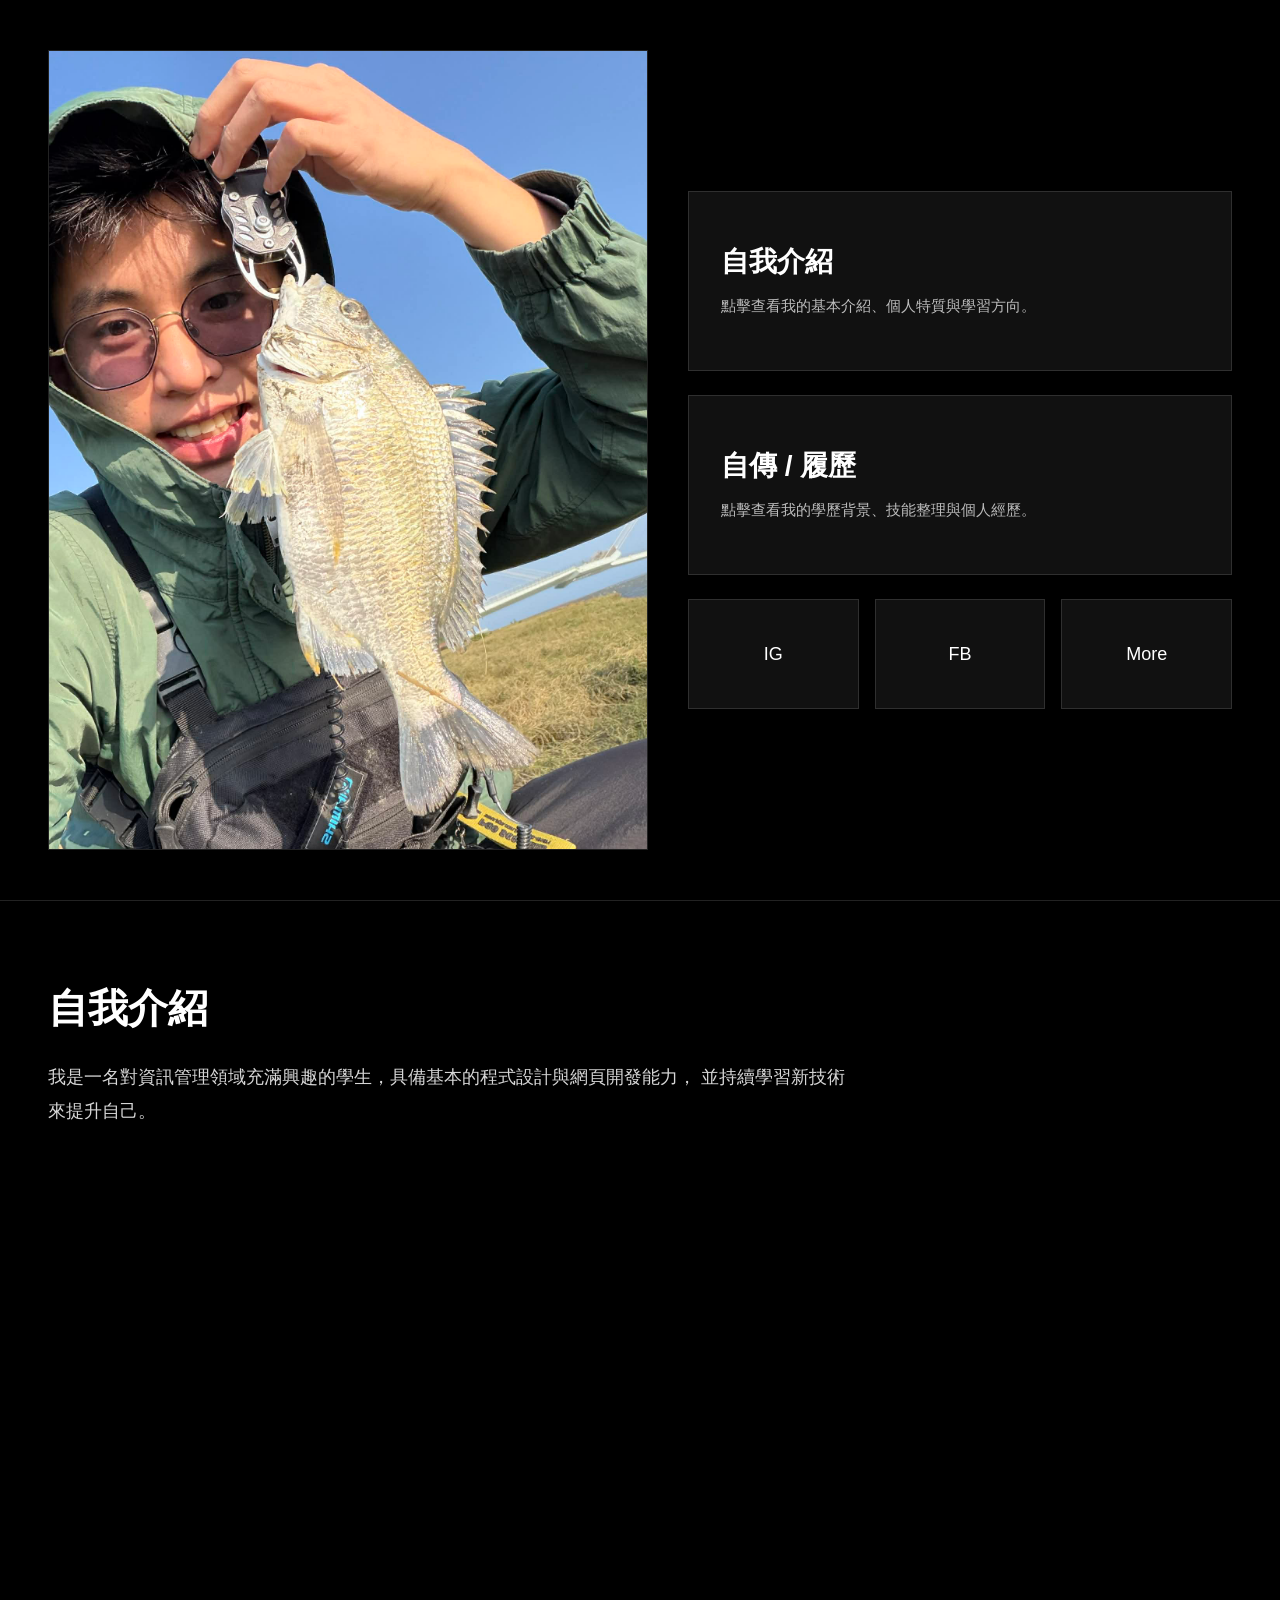
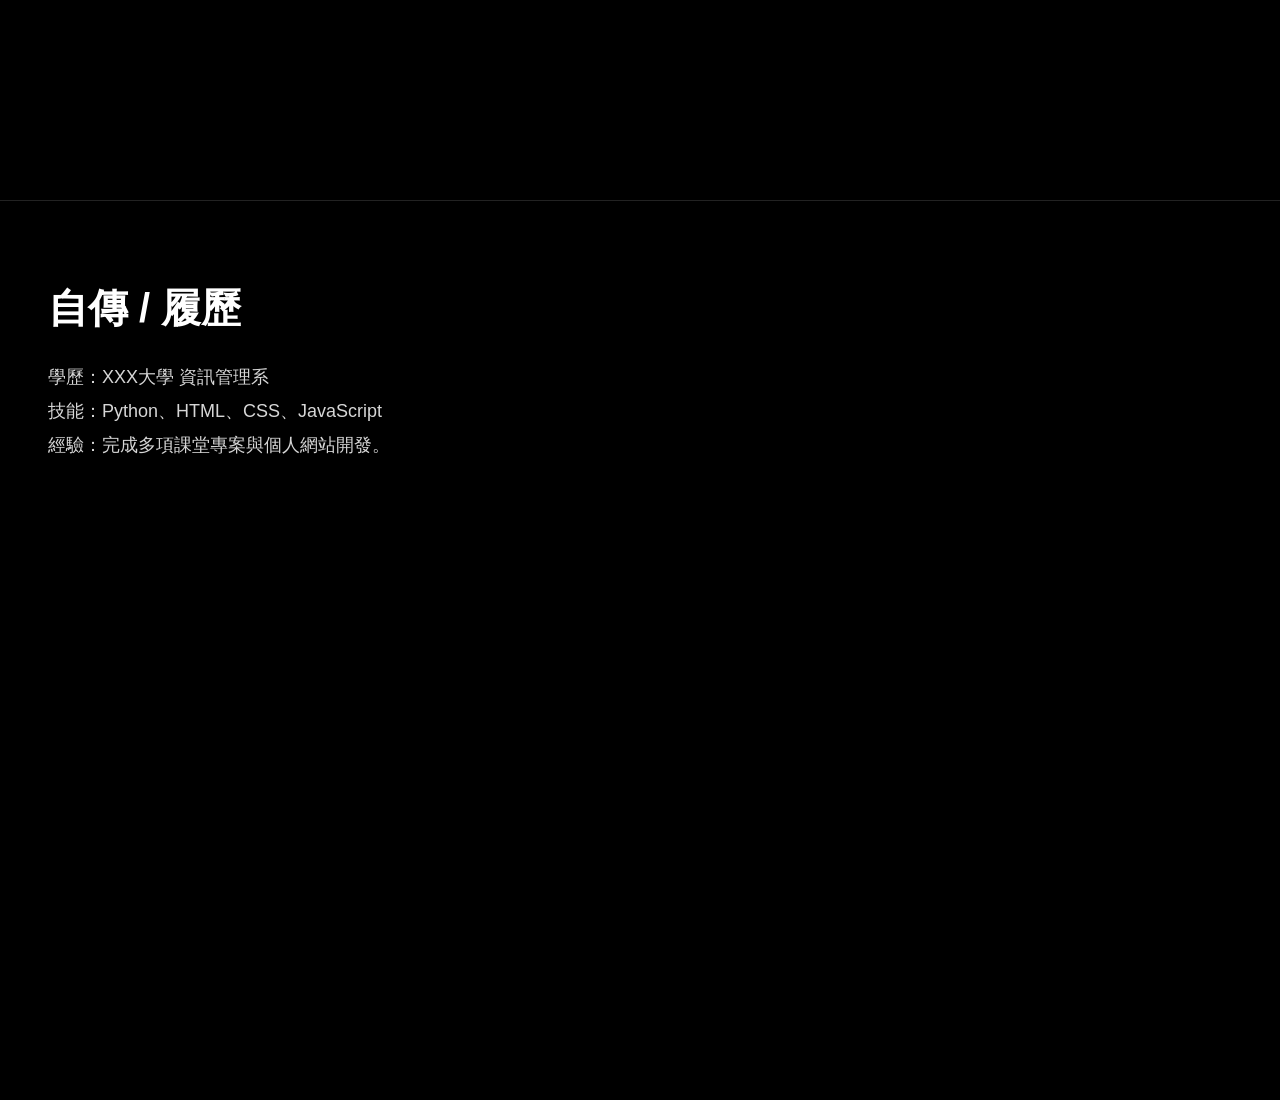
<file: Web/index.html>
<!DOCTYPE html>
<html lang="zh-TW">
<head>
    <meta charset="UTF-8">
    <meta name="viewport" content="width=device-width, initial-scale=1.0">
    <title>My Portfolio</title>
    <style>
        * {
            margin: 0;
            padding: 0;
            box-sizing: border-box;
            font-family: "Noto Sans TC", sans-serif;
        }

        html {
            scroll-behavior: smooth;
        }

        body {
            background-color: #000;
            color: #fff;
        }

        a {
            text-decoration: none;
            color: inherit;
        }

        /* 首頁 */
        .container {
            min-height: 100vh;
            display: grid;
            grid-template-columns: 1fr 1.1fr;
            gap: 40px;
            padding: 48px;
            align-items: center;      /* ⭐上下置中 */
            /*justify-items: center;    /* ⭐左右置中 */
        }

        /* 左邊照片 */
        .photo {
            background-color: #111;
             overflow: hidden;
            border: 1px solid #222;

             width: 600px;     /* 控制寬 */
             height: 800px;    /* 控制高 */

             margin: auto;
        }

        .photo img {
             width: 100%;
             height: 100%;
            object-fit: cover;
        }

        /* 右邊按鈕區 */
        .menu {
            display: grid;
            grid-template-rows: 1fr 1fr auto;
            gap: 24px;
        }

        .card {
            border: 1px solid #2f2f2f;
            background-color: #111;
            padding: 32px;
            min-height: 180px;
            display: flex;
            flex-direction: column;
            justify-content: center;
            transition: all 0.3s ease;
        }

        .card:hover {
            background-color: #f2f2f2;
            color: #000;
            transform: translateY(-4px);
            border-color: #666;
        }

        .card h2 {
            font-size: 28px;
            margin-bottom: 12px;
            font-weight: 600;
        }

        .card p {
            font-size: 15px;
            line-height: 1.7;
            color: #bdbdbd;
            transition: color 0.3s ease;
        }

        .card:hover p {
            color: #444;
        }

        /* 下方三格 */
        .social {
            display: grid;
            grid-template-columns: repeat(3, 1fr);
            gap: 16px;
        }

        .small-card {
            border: 1px solid #2f2f2f;
            background-color: #111;
            min-height: 110px;
            display: flex;
            align-items: center;
            justify-content: center;
            transition: all 0.3s ease;
            font-size: 18px;
        }

        .small-card:hover {
            background-color: #f2f2f2;
            color: #000;
            transform: translateY(-4px);
            border-color: #666;
        }

        /* 下面內容區塊 */
        .section {
            min-height: 100vh;
            padding: 80px 48px;
            border-top: 1px solid #222;
        }

        .section h1 {
            font-size: 40px;
            margin-bottom: 24px;
            font-weight: 700;
        }

        .section p {
            max-width: 800px;
            font-size: 18px;
            line-height: 1.9;
            color: #d6d6d6;
        }

        /* RWD */
        @media (max-width: 900px) {
            .container {
                grid-template-columns: 1fr;
            }

            .photo {
                min-height: 360px;
            }
        }

        @media (max-width: 600px) {
            .container,
            .section {
                padding: 24px;
            }

            .social {
                grid-template-columns: 1fr;
            }

            .card {
                min-height: 140px;
                padding: 24px;
            }

            .card h2 {
                font-size: 24px;
            }

            .section h1 {
                font-size: 30px;
            }

            .section p {
                font-size: 16px;
            }
        }
    </style>
</head>
<body>

    <!-- 首頁 -->
    <div class="container">
        <!-- 左邊照片 -->
        <div class="photo">
            <img src="me.jfif" alt="個人照片">
        </div>

        <!-- 右邊按鈕 -->
        <div class="menu">
            <a href="#about">
                <div class="card">
                    <h2>自我介紹</h2>
                    <p>點擊查看我的基本介紹、個人特質與學習方向。</p>
                </div>
            </a>

            <a href="#resume">
                <div class="card">
                    <h2>自傳 / 履歷</h2>
                    <p>點擊查看我的學歷背景、技能整理與個人經歷。</p>
                </div>
            </a>

            <div class="social">
                <a href="https://instagram.com" target="_blank">
                    <div class="small-card">IG</div>
                </a>
                <a href="https://facebook.com" target="_blank">
                    <div class="small-card">FB</div>
                </a>
                <a href="#">
                    <div class="small-card">More</div>
                </a>
            </div>
        </div>
    </div>

    <!-- 自我介紹 -->
    <div id="about" class="section">
        <h1>自我介紹</h1>
        <p>
            我是一名對資訊管理領域充滿興趣的學生，具備基本的程式設計與網頁開發能力，
            並持續學習新技術來提升自己。
        </p>
    </div>

    <!-- 自傳 / 履歷 -->
    <div id="resume" class="section">
        <h1>自傳 / 履歷</h1>
        <p>
            學歷：XXX大學 資訊管理系<br>
            技能：Python、HTML、CSS、JavaScript<br>
            經驗：完成多項課堂專案與個人網站開發。
        </p>
    </div>

</body>
</html>
</file>
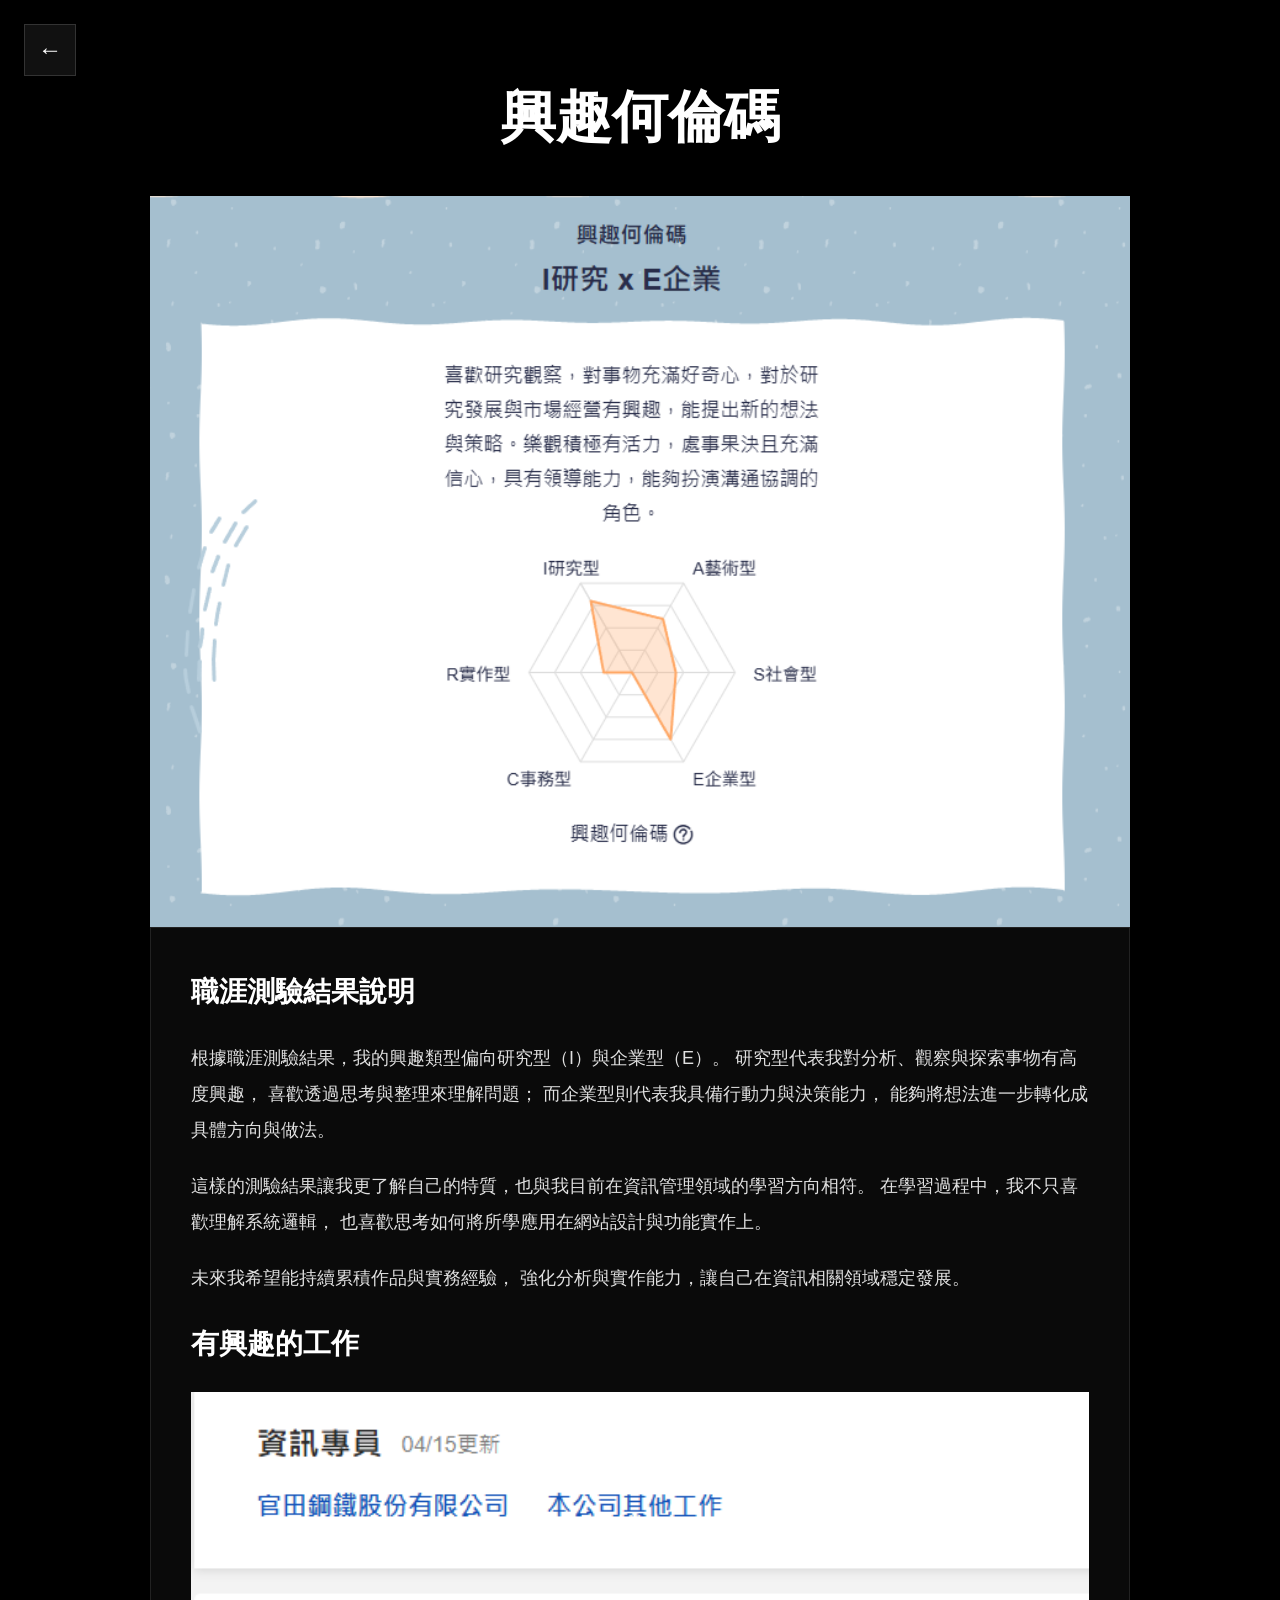
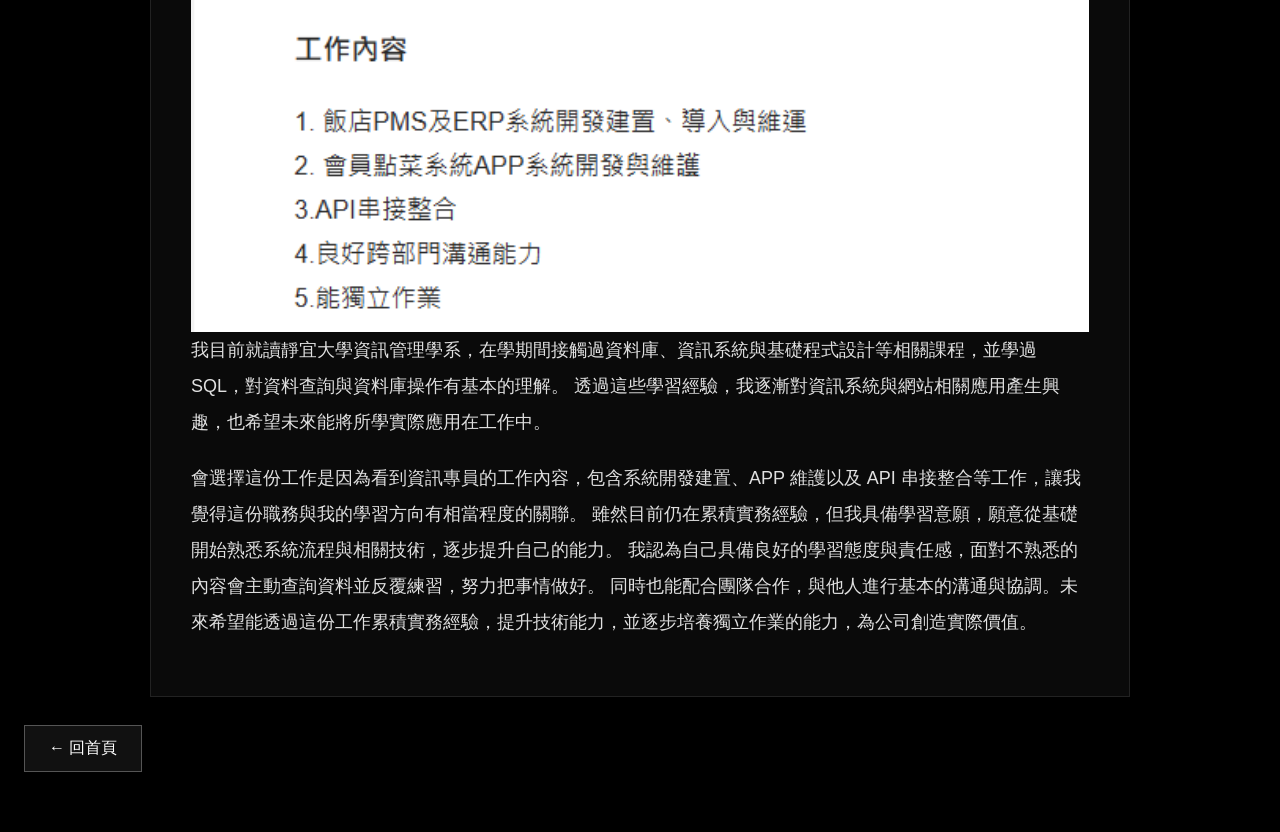
<file: resume.html>
<!DOCTYPE html>
<html lang="zh-TW">
<head>
    <meta charset="UTF-8">
    <meta name="viewport" content="width=device-width, initial-scale=1.0">
    <title>自傳 / 履歷</title>
    <link rel="stylesheet" href="style.css">
</head>

<body class="resume-body">

    <a href="index.html" class="back-home-fixed">←</a>

    <div class="resume-page">

        <h1 class="page-title">興趣何倫碼</h1>

        <!-- ⭐ 統一容器（解決對齊問題） -->
        <div class="content-box">

            <!-- 圖片 -->
            <img src="holland.png" alt="職涯測驗結果" class="holland-img">

            <!-- 黑框內容 -->
            <div class="resume-content">
                <h2>職涯測驗結果說明</h2>

                <p>
                    根據職涯測驗結果，我的興趣類型偏向研究型（I）與企業型（E）。
                    研究型代表我對分析、觀察與探索事物有高度興趣，
                    喜歡透過思考與整理來理解問題；
                    而企業型則代表我具備行動力與決策能力，
                    能夠將想法進一步轉化成具體方向與做法。
                </p>

                <p>
                    這樣的測驗結果讓我更了解自己的特質，也與我目前在資訊管理領域的學習方向相符。
                    在學習過程中，我不只喜歡理解系統邏輯，
                    也喜歡思考如何將所學應用在網站設計與功能實作上。
                </p>

                <p>
                    未來我希望能持續累積作品與實務經驗，
                    強化分析與實作能力，讓自己在資訊相關領域穩定發展。
                </p>

                <h2>有興趣的工作</h2>
                <img src="work.png" alt="工作" class="holland-img">

                <p>            
                    我目前就讀靜宜大學資訊管理學系，在學期間接觸過資料庫、資訊系統與基礎程式設計等相關課程，並學過 SQL，對資料查詢與資料庫操作有基本的理解。
                    透過這些學習經驗，我逐漸對資訊系統與網站相關應用產生興趣，也希望未來能將所學實際應用在工作中。
                </p>
                
                <p>

                
                    會選擇這份工作是因為看到資訊專員的工作內容，包含系統開發建置、APP 維護以及 API 串接整合等工作，讓我覺得這份職務與我的學習方向有相當程度的關聯。
                    雖然目前仍在累積實務經驗，但我具備學習意願，願意從基礎開始熟悉系統流程與相關技術，逐步提升自己的能力。
                    我認為自己具備良好的學習態度與責任感，面對不熟悉的內容會主動查詢資料並反覆練習，努力把事情做好。
                    同時也能配合團隊合作，與他人進行基本的溝通與協調。未來希望能透過這份工作累積實務經驗，提升技術能力，並逐步培養獨立作業的能力，為公司創造實際價值。
                </p>
            </div>

        </div>

        <a href="index.html" class="back-btn">← 回首頁</a>

    </div>

</body>
</html>
</file>
<file: style.css>
* {
    margin: 0;
    padding: 0;
    box-sizing: border-box;
    font-family: "Noto Sans TC", sans-serif;
}

html {
    scroll-behavior: smooth;
}

body {
    background-color: #000;
    color: #fff;
}

a {
    text-decoration: none;
    color: inherit;
}

/* 首頁 */
.container {
    min-height: 100vh;
    display: grid;
    grid-template-columns: 1fr 1.1fr;
    gap: 40px;
    padding: 48px;
    align-items: center;
}

/* 左邊照片 */
.photo {
    width: 100%;
    max-width: 600px;
    height: 800px;
    margin: 0 auto;
    overflow: hidden;
    border: 1px solid #222;
    background-color: #111;
}

.photo img {
    width: 100%;
    height: 100%;
    object-fit: cover;
    display: block;
}

/* 右邊按鈕區 */
.menu {
    display: grid;
    grid-template-rows: 1fr 1fr auto;
    gap: 24px;
}

.card {
    border: 1px solid #2f2f2f;
    background-color: #111;
    padding: 32px;
    min-height: 180px;
    display: flex;
    flex-direction: column;
    justify-content: center;
    transition: all 0.3s ease;
}

.card:hover {
    background-color: #f2f2f2;
    color: #000;
    transform: translateY(-4px);
    border-color: #666;
}

.card h2 {
    font-size: 28px;
    margin-bottom: 12px;
    font-weight: 600;
}

.card p {
    font-size: 15px;
    line-height: 1.7;
    color: #bdbdbd;
    transition: color 0.3s ease;
}

.card:hover p {
    color: #444;
}

/* 下方三格社群按鈕 */
.social {
    display: grid;
    grid-template-columns: repeat(3, 1fr);
    gap: 16px;
}

.small-card {
    border: 1px solid #2f2f2f;
    background-color: #111;
    min-height: 110px;
    display: flex;
    align-items: center;
    justify-content: center;
    transition: all 0.3s ease;
    font-size: 18px;
}

.small-card:hover {
    background-color: #f2f2f2;
    color: #000;
    transform: translateY(-4px);
    border-color: #666;
}

/* 內容區塊 */
.section {
    min-height: 100vh;
    padding: 80px 48px;
    border-top: 1px solid #222;
    background-color: #000;
}

/* 三欄介紹 */
.about-container {
    max-width: 1400px;
    margin: 0 auto;
    display: grid;
    grid-template-columns: repeat(3, 1fr);
    gap: 40px;
    align-items: start;
}

.about-card {
    text-align: center;
    padding: 20px;
}

.about-card img {
    width: 150px;
    height: 150px;
    object-fit: cover;
    display: block;
    margin: 0 auto 20px auto;
    border-radius: 20px;
    background-color: #111;
}

.about-card h2 {
    font-size: 42px;
    font-weight: 400;
    margin-bottom: 20px;
    color: #777;
}

.about-card p {
    max-width: 360px;
    margin: 0 auto;
    font-size: 18px;
    line-height: 1.9;
    color: #777;
}

/* 回到最上面 */
.back-to-top {
    position: fixed;
    right: 24px;
    bottom: 24px;
    width: 52px;
    height: 52px;
    background-color: #111;
    color: #fff;
    border: 1px solid #333;
    display: flex;
    align-items: center;
    justify-content: center;
    font-size: 24px;
    transition: 0.3s;
    z-index: 999;
}

.back-to-top:hover {
    background-color: #fff;
    color: #000;
    border-color: #666;
    transform: translateY(-4px);
}

/* 履歷頁 */
/* ===== 履歷頁 ===== */

.resume-body {
    background-color: #000;
    color: #fff;
}

/* 外層 */
.resume-page {
    padding: 80px 24px 60px;
}

/* 標題 */
.page-title {
    text-align: center;
    font-size: 56px;
    font-weight: 800;
    margin-bottom: 40px;
}

/* ⭐ 統一寬度容器（關鍵） */
.content-box {
    max-width: 980px;
    margin: 0 auto;
}

/* 圖片 */
.holland-img {
    width: 100%;
    display: block;
}

/* 黑框 */
.resume-content {
    width: 100%;
    background-color: #0a0a0a;
    border: 1px solid #222;
    padding: 36px 40px;
    line-height: 2;
}

/* 文字 */
.resume-content h2 {
    font-size: 28px;
    margin-bottom: 20px;
}

.resume-content p {
    font-size: 18px;
    color: #e0e0e0;
    margin-bottom: 20px;
}

/* 回首頁按鈕 */
.back-btn {
    display: inline-block;
    margin-top: 28px;
    padding: 12px 24px;
    border: 1px solid #555;
    background-color: #111;
    color: #fff;
    transition: 0.3s;
}

.back-btn:hover {
    background-color: #fff;
    color: #000;
}

/* 左上角返回 */
.back-home-fixed {
    position: fixed;
    top: 24px;
    left: 24px;
    width: 52px;
    height: 52px;
    border: 1px solid #333;
    background-color: #111;
    display: flex;
    align-items: center;
    justify-content: center;
    font-size: 24px;
    transition: 0.3s;
}

.back-home-fixed:hover {
    background-color: #fff;
    color: #000;
}

/* 手機 */
@media (max-width: 600px) {
    .page-title {
        font-size: 36px;
    }

    .resume-content {
        padding: 24px;
    }

    .resume-content p {
        font-size: 16px;
    }
}

/* 平板 */
@media (max-width: 900px) {
    .container {
        grid-template-columns: 1fr;
        padding: 32px;
    }

    .photo {
        max-width: 500px;
        height: 600px;
    }

    .about-container {
        grid-template-columns: 1fr;
        gap: 60px;
    }

    .about-card {
        margin-bottom: 10px;
    }

    .resume-page {
        padding: 90px 24px 50px;
    }

    .resume-content {
        padding: 28px;
    }
}

/* 手機 */
@media (max-width: 600px) {
    .container,
    .section {
        padding: 24px;
    }

    .photo {
        max-width: 100%;
        height: 420px;
    }

    .card {
        min-height: 140px;
        padding: 24px;
    }

    .card h2 {
        font-size: 24px;
    }

    .social {
        grid-template-columns: 1fr;
    }

    .small-card {
        min-height: 80px;
        font-size: 16px;
    }

    .about-card img {
        width: 120px;
        height: 120px;
    }

    .about-card h2 {
        font-size: 30px;
    }

    .about-card p,
    .resume-content p,
    .resume-info p {
        font-size: 16px;
    }

    .resume-page h1 {
        font-size: 32px;
    }

    .resume-info h2 {
        font-size: 24px;
    }

    .back-to-top,
    .back-home-fixed {
        width: 46px;
        height: 46px;
        font-size: 20px;
    }

    .back-to-top {
        right: 16px;
        bottom: 16px;
    }

    .back-home-fixed {
        top: 16px;
        left: 16px;
    }
          
}
</file>
